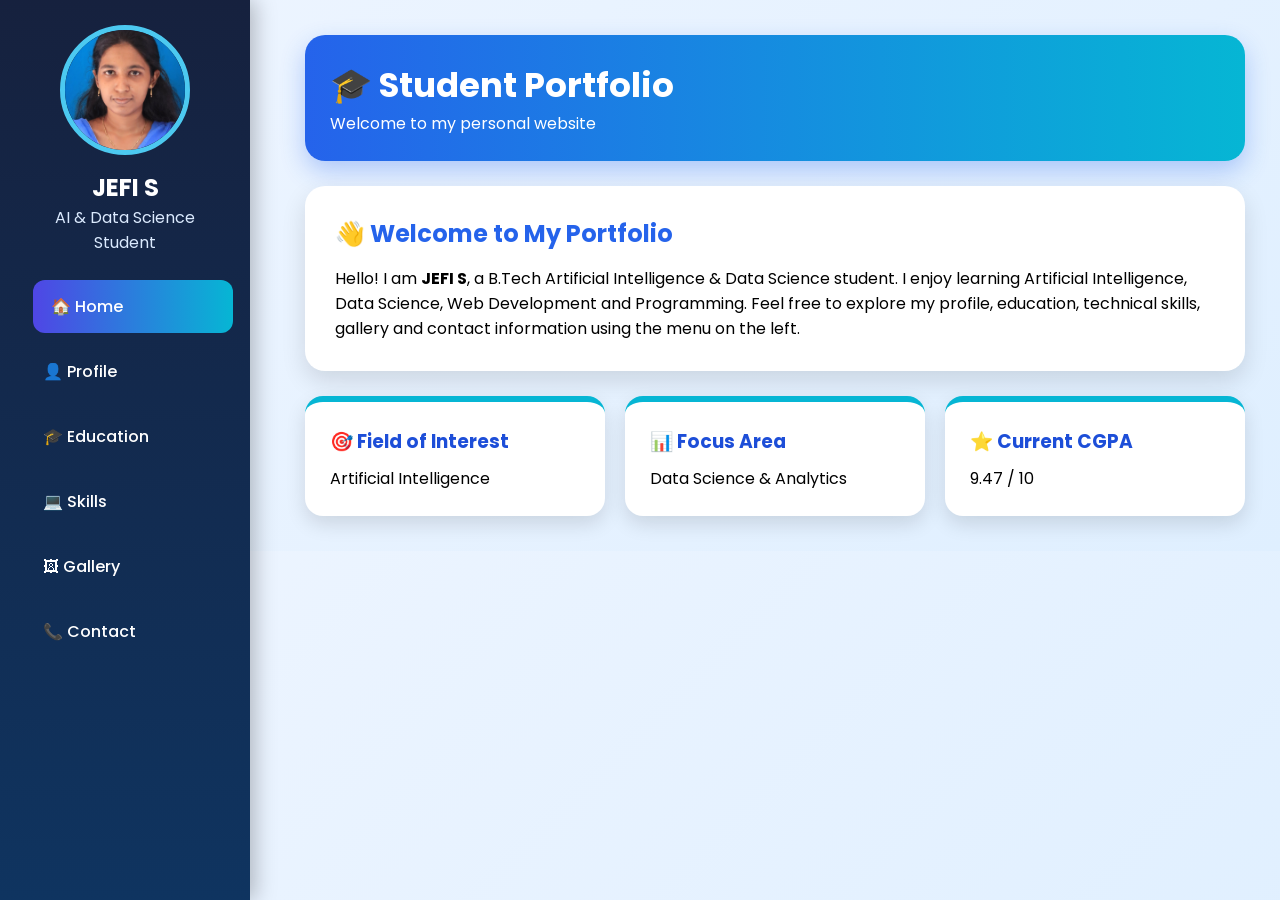
<file: index.html>
<!DOCTYPE html>
<html lang="en">
<head>
    <meta charset="UTF-8">
    <meta name="viewport" content="width=device-width, initial-scale=1.0">
    <title>Student Portfolio</title>

    <link rel="stylesheet" href="style.css">
</head>

<body>

<!-- Sidebar -->

<div class="sidebar">

    <img src="students.jpg" alt="Profile Photo">

    <h2>JEFI S</h2>

    <p>AI & Data Science Student</p>

    <a href="index.html" class="active">🏠 Home</a>

    <a href="profile.html">👤 Profile</a>

    <a href="education.html">🎓 Education</a>

    <a href="skills.html">💻 Skills</a>

    <a href="gallery.html">🖼 Gallery</a>

    <a href="contact.html">📞 Contact</a>

</div>

<!-- Main Content -->

<div class="main">

    <div class="header">
        <h1>🎓 Student Portfolio</h1>
        <p>Welcome to my personal website</p>
    </div>

    <div class="card">

        <h2>👋 Welcome to My Portfolio</h2>

        <p>
            Hello! I am <b>JEFI S</b>, a B.Tech Artificial Intelligence &
            Data Science student.

            I enjoy learning Artificial Intelligence, Data Science,
            Web Development and Programming.

            Feel free to explore my profile, education,
            technical skills, gallery and contact information
            using the menu on the left.
        </p>

    </div>

    <div class="boxes">

        <div class="box">
            <h3>🎯 Field of Interest</h3>
            <p>Artificial Intelligence</p>
        </div>

        <div class="box">
            <h3>📊 Focus Area</h3>
            <p>Data Science & Analytics</p>
        </div>

        <div class="box">
            <h3>⭐ Current CGPA</h3>
            <p>9.47 / 10</p>
        </div>

    </div>

</div>

</body>
</html>
</file>
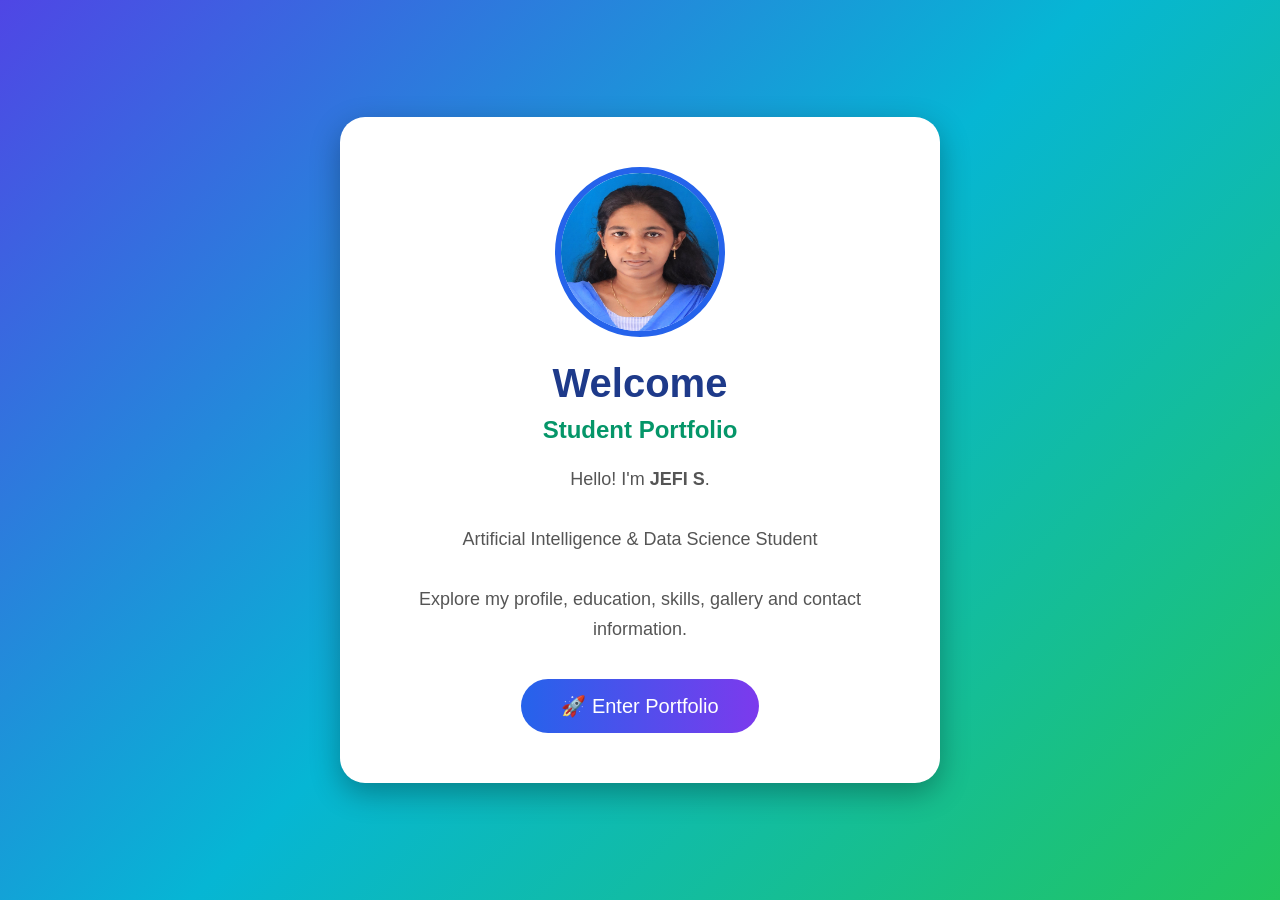
<file: welcomes.html>
<!DOCTYPE html>
<html>
<head>
<title>Welcome</title>

<style>

*{
margin:0;
padding:0;
box-sizing:border-box;
font-family:Arial,sans-serif;
}

body{

height:100vh;

display:flex;

justify-content:center;

align-items:center;

background:linear-gradient(135deg,#4F46E5,#06B6D4,#22C55E);

}

.container{

background:white;

padding:50px;

width:600px;

border-radius:25px;

text-align:center;

box-shadow:0 10px 30px rgba(0,0,0,.3);

}

img{

width:170px;

height:170px;

border-radius:50%;

border:6px solid #2563EB;

margin-bottom:20px;

}

h1{

color:#1E3A8A;

font-size:40px;

margin-bottom:10px;

}

h2{

color:#059669;

margin-bottom:20px;

}

p{

font-size:18px;

color:#555;

line-height:30px;

}

a{

display:inline-block;

margin-top:35px;

padding:15px 40px;

background:linear-gradient(90deg,#2563EB,#7C3AED);

color:white;

text-decoration:none;

font-size:20px;

border-radius:40px;

transition:.3s;

}

a:hover{

background:linear-gradient(90deg,#06B6D4,#22C55E);

transform:scale(1.08);

}

</style>

</head>

<body>

<div class="container">

<img src="students.jpg">

<h1>Welcome</h1>

<h2>Student Portfolio</h2>

<p>

Hello! I'm <b>JEFI S</b>.

<br><br>

Artificial Intelligence & Data Science Student

<br><br>

Explore my profile, education, skills, gallery and contact information.

</p>

<a href="index.html">🚀 Enter Portfolio</a>

</div>

</body>
</html>
</file>
<file: style.css>
/* Google Font */
@import url('https://fonts.googleapis.com/css2?family=Poppins:wght@300;400;500;600;700&display=swap');

*{
    margin:0;
    padding:0;
    box-sizing:border-box;
    font-family:'Poppins',sans-serif;
}

body{
    background:linear-gradient(135deg,#eef5ff,#dfefff);
}

/* Sidebar */

.sidebar{
    position:fixed;
    width:250px;
    height:100%;
    background:linear-gradient(180deg,#16213e,#0f3460);
    padding:25px;
    color:white;
    box-shadow:5px 0 20px rgba(0,0,0,.25);
}

.sidebar img{
    width:130px;
    height:130px;
    border-radius:50%;
    border:5px solid #4cc9f0;
    display:block;
    margin:auto;
    object-fit:cover;
}

.sidebar h2{
    text-align:center;
    margin-top:15px;
}

.sidebar p{
    text-align:center;
    color:#dbeafe;
    margin-bottom:25px;
}

.sidebar a{
    display:block;
    text-decoration:none;
    color:white;
    padding:14px 18px;
    margin:12px 0;
    border-radius:12px;
    transition:.3s;
    font-weight:500;
}

.sidebar a:hover,
.sidebar .active{
    background:linear-gradient(90deg,#4f46e5,#06b6d4);
    transform:translateX(8px);
}

/* Main */

.main{
    margin-left:270px;
    padding:35px;
}

/* Header */

.header{
    background:linear-gradient(90deg,#2563eb,#06b6d4);
    color:white;
    padding:25px;
    border-radius:20px;
    box-shadow:0 10px 25px rgba(37,99,235,.3);
}

.header h1{
    font-size:34px;
}

/* Cards */

.card{
    background:white;
    margin-top:25px;
    padding:30px;
    border-radius:20px;
    box-shadow:0 10px 25px rgba(0,0,0,.12);
}

.card h2{
    color:#2563eb;
    margin-bottom:15px;
}

/* Info Boxes */

.boxes{
    display:flex;
    gap:20px;
    margin-top:25px;
    flex-wrap:wrap;
}

.box{
    flex:1;
    min-width:220px;
    background:white;
    padding:25px;
    border-radius:18px;
    border-top:6px solid #06b6d4;
    box-shadow:0 8px 20px rgba(0,0,0,.12);
    transition:.3s;
}

.box:hover{
    transform:translateY(-10px);
}

.box h3{
    color:#1d4ed8;
    margin-bottom:10px;
}

/* Table */

table{
    width:100%;
    border-collapse:collapse;
    margin-top:20px;
}

th{
    background:#2563eb;
    color:white;
}

th,td{
    padding:14px;
    border-bottom:1px solid #ddd;
}

tr:hover{
    background:#f1f5f9;
}

/* Forms */

input,
textarea{
    width:100%;
    padding:14px;
    margin:10px 0;
    border:none;
    background:#eef4ff;
    border-radius:10px;
}

button{
    background:linear-gradient(90deg,#2563eb,#7c3aed);
    color:white;
    border:none;
    padding:15px 30px;
    border-radius:10px;
    font-size:17px;
    cursor:pointer;
    transition:.3s;
}

button:hover{
    transform:scale(1.05);
}
</file>
